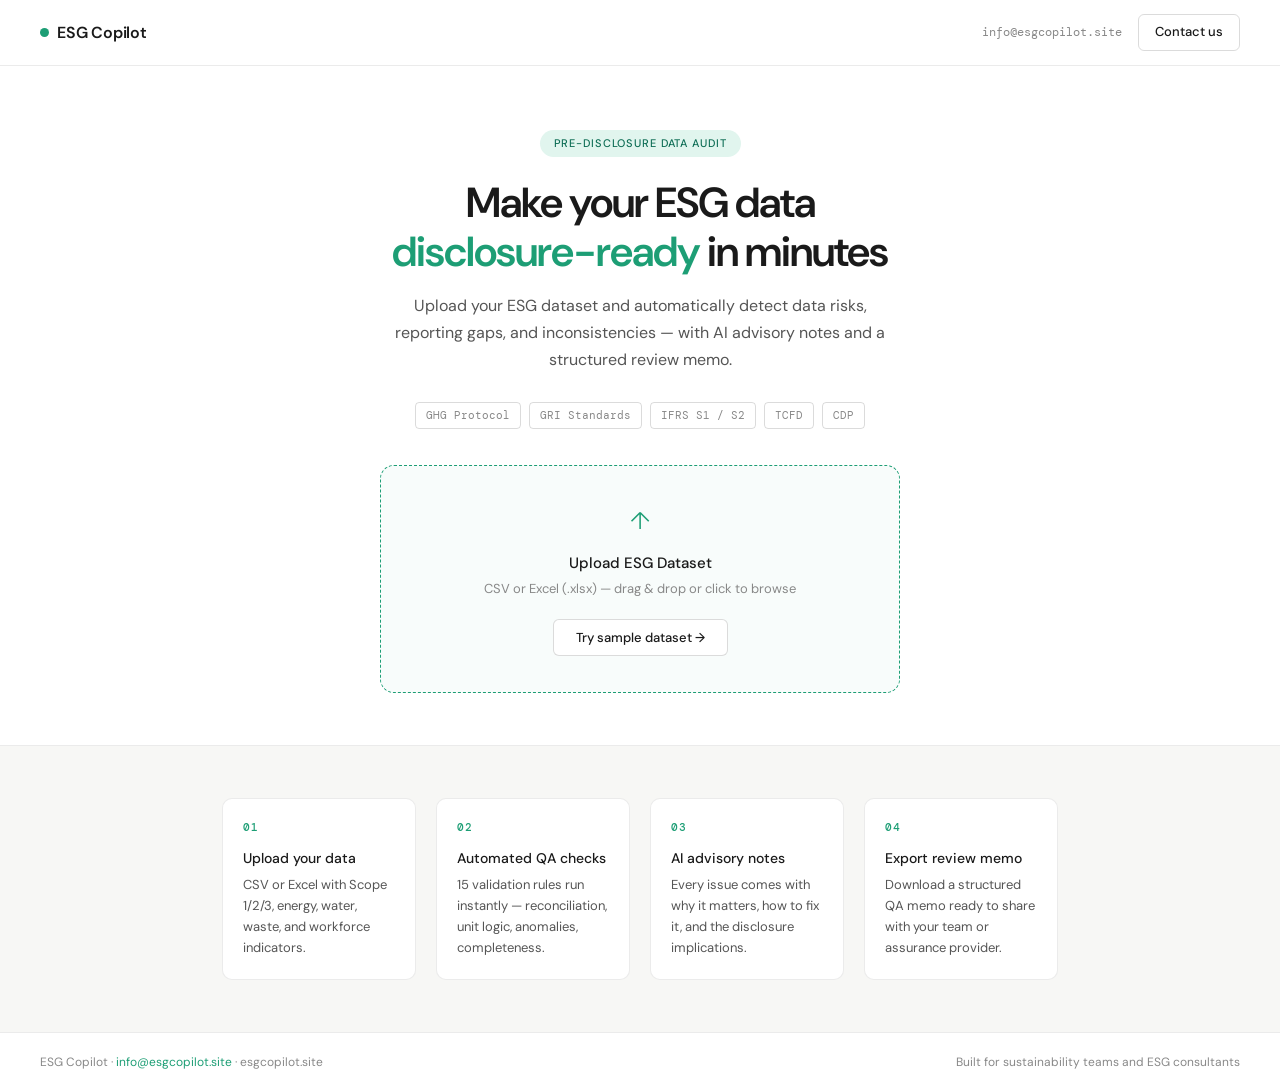
<file: index.html>
<!DOCTYPE html>
<html lang="en">
<head>
  <meta charset="UTF-8" />
  <meta name="viewport" content="width=device-width, initial-scale=1.0" />
  <title>ESG Copilot — Pre-Disclosure Data Audit</title>
  <meta name="description" content="Upload your ESG dataset and automatically detect data risks, reporting gaps, and inconsistencies." />
  <link rel="preconnect" href="https://fonts.googleapis.com" />
  <link href="https://fonts.googleapis.com/css2?family=DM+Sans:wght@300;400;500;600&family=DM+Mono:wght@400;500&display=swap" rel="stylesheet" />
<style>
*,*::before,*::after{box-sizing:border-box;margin:0;padding:0}
:root{
  --green:#1D9E75;--green-light:#E1F5EE;--green-dark:#0F6E56;
  --red:#E24B4A;--red-light:#FCEBEB;
  --amber:#BA7517;--amber-light:#FAEEDA;
  --blue:#185FA5;--blue-light:#E6F1FB;
  --bg:#F7F7F5;--surface:#FFFFFF;
  --border:rgba(0,0,0,0.08);--border-strong:rgba(0,0,0,0.14);
  --text:#1a1a1a;--text-2:#555;--text-3:#888;
  --radius:10px;--radius-sm:6px;
}
body{font-family:'DM Sans',system-ui,sans-serif;background:var(--bg);color:var(--text);font-size:15px;line-height:1.6;min-height:100vh}
a{color:var(--green);text-decoration:none}
a:hover{text-decoration:underline}
.hidden{display:none!important}

/* NAV */
.nav{display:flex;align-items:center;justify-content:space-between;padding:14px 40px;background:var(--surface);border-bottom:0.5px solid var(--border);position:sticky;top:0;z-index:200}
.logo{display:flex;align-items:center;gap:8px;font-weight:600;font-size:16px;letter-spacing:-0.2px}
.logo-dot{width:9px;height:9px;border-radius:50%;background:var(--green)}
.nav-right{display:flex;align-items:center;gap:16px}
.nav-email{font-family:'DM Mono',monospace;font-size:12px;color:var(--text-3)}
.nav-cta{font-size:13px;font-weight:500;padding:7px 16px;border:0.5px solid var(--border-strong);border-radius:var(--radius-sm);background:transparent;color:var(--text);transition:background 0.15s}
.nav-cta:hover{background:var(--bg);text-decoration:none}

/* HERO */
.hero{text-align:center;padding:64px 32px 52px;background:var(--surface);border-bottom:0.5px solid var(--border)}
.hero-badge{display:inline-block;font-size:11px;font-weight:500;letter-spacing:0.08em;text-transform:uppercase;color:var(--green-dark);background:var(--green-light);padding:5px 14px;border-radius:20px;margin-bottom:22px}
.hero h1{font-size:42px;font-weight:600;letter-spacing:-1px;line-height:1.15;margin-bottom:16px}
.hero h1 .accent{color:var(--green)}
.hero-sub{font-size:16px;color:var(--text-2);max-width:520px;margin:0 auto 28px;line-height:1.7}
.standards{display:flex;gap:8px;justify-content:center;flex-wrap:wrap;margin-bottom:36px}
.std-tag{font-size:11px;font-family:'DM Mono',monospace;color:var(--text-3);border:0.5px solid var(--border-strong);padding:4px 10px;border-radius:4px}

/* UPLOAD */
.upload-zone{border:1.5px dashed var(--green);border-radius:14px;padding:36px 32px;max-width:520px;margin:0 auto;cursor:pointer;transition:background 0.2s;background:rgba(29,158,117,0.03)}
.upload-zone:hover{background:rgba(29,158,117,0.07)}
.upload-icon{font-size:24px;font-weight:300;color:var(--green);display:block;margin-bottom:10px}
.upload-title{font-size:15px;font-weight:500;margin-bottom:4px}
.upload-sub{font-size:13px;color:var(--text-3);margin-bottom:20px}
.btn-sample{display:inline-block;font-size:13px;font-weight:500;padding:9px 22px;border-radius:var(--radius-sm);border:0.5px solid var(--border-strong);background:var(--surface);color:var(--text);cursor:pointer;font-family:'DM Sans',sans-serif;transition:background 0.15s,border-color 0.15s}
.btn-sample:hover{background:var(--green-light);border-color:var(--green);color:var(--green-dark)}

/* HOW */
.how-section{max-width:900px;margin:0 auto;padding:52px 32px}
.how-grid{display:grid;grid-template-columns:repeat(4,1fr);gap:20px}
.how-card{background:var(--surface);border:0.5px solid var(--border);border-radius:var(--radius);padding:20px}
.how-num{font-family:'DM Mono',monospace;font-size:11px;font-weight:500;color:var(--green);margin-bottom:10px;letter-spacing:0.06em}
.how-title{font-size:14px;font-weight:500;margin-bottom:6px}
.how-desc{font-size:13px;color:var(--text-2);line-height:1.6}

/* RESULTS */
.results-wrap{max-width:920px;margin:0 auto;padding:32px 24px 60px}

/* STATUS BAR */
.status-bar{display:flex;align-items:center;justify-content:space-between;background:var(--surface);border:0.5px solid var(--border);border-radius:var(--radius);padding:16px 20px;margin-bottom:16px}
.status-left{display:flex;align-items:center;gap:12px}
.status-dot{width:9px;height:9px;border-radius:50%;flex-shrink:0}
.dot-red{background:var(--red)}
.dot-amber{background:#EF9F27}
.dot-green{background:var(--green)}
.status-label{font-size:14px;font-weight:500}
.status-sub{font-size:12px;color:var(--text-3);margin-top:2px}
.status-actions{display:flex;gap:10px}
.btn-back{font-size:12px;padding:7px 14px;border-radius:var(--radius-sm);border:0.5px solid var(--border);background:transparent;color:var(--text-2);cursor:pointer;font-family:'DM Sans',sans-serif;transition:background 0.15s}
.btn-back:hover{background:var(--bg)}
.btn-export{font-size:12px;font-weight:500;padding:7px 16px;border-radius:var(--radius-sm);border:0.5px solid var(--green);background:var(--green);color:white;cursor:pointer;font-family:'DM Sans',sans-serif;transition:background 0.15s}
.btn-export:hover{background:var(--green-dark);border-color:var(--green-dark)}

/* METRICS */
.metrics{display:grid;grid-template-columns:repeat(4,1fr);gap:10px;margin-bottom:16px}
.metric-card{background:var(--surface);border:0.5px solid var(--border);border-radius:var(--radius);padding:16px 18px}
.metric-label{font-size:11px;color:var(--text-3);text-transform:uppercase;letter-spacing:0.07em;margin-bottom:8px;font-weight:500}
.metric-val{font-size:30px;font-weight:600;font-family:'DM Mono',monospace;line-height:1}
.val-blue{color:var(--blue)}.val-red{color:var(--red)}.val-amber{color:var(--amber)}.val-green{color:var(--green)}

/* EXEC SUMMARY */
.exec-summary{background:var(--surface);border:0.5px solid var(--border);border-left:3px solid var(--red);border-radius:var(--radius);padding:18px 20px;margin-bottom:20px}
.exec-title{font-size:11px;font-weight:500;text-transform:uppercase;letter-spacing:0.07em;color:#A32D2D;margin-bottom:8px}
.exec-text{font-size:13px;color:var(--text-2);line-height:1.7}

/* TABS */
.tabs{display:flex;border-bottom:0.5px solid var(--border);margin-bottom:16px;overflow-x:auto}
.tab{font-size:13px;padding:10px 18px;cursor:pointer;color:var(--text-2);border:none;border-bottom:2px solid transparent;background:none;font-weight:500;font-family:'DM Sans',sans-serif;transition:all 0.15s;white-space:nowrap;display:flex;align-items:center;gap:6px}
.tab.active{color:var(--green);border-bottom-color:var(--green)}
.tab:hover:not(.active){color:var(--text)}
.tab-count{font-size:10px;font-family:'DM Mono',monospace;font-weight:500;background:var(--bg);color:var(--text-2);padding:1px 6px;border-radius:10px}
.tab-count-red{background:var(--red-light);color:#A32D2D}
.tab-count-amber{background:var(--amber-light);color:var(--amber)}
.tab-count-green{background:var(--green-light);color:var(--green-dark)}

/* ISSUE CARDS */
.tab-panel{padding-bottom:8px}
.issue-card{background:var(--surface);border:0.5px solid var(--border);border-radius:var(--radius);padding:16px 18px;margin-bottom:10px;transition:border-color 0.15s}
.issue-card:hover{border-color:var(--border-strong)}
.issue-header{display:flex;align-items:flex-start;gap:10px}
.issue-header.has-advisory{margin-bottom:14px}
.sev-badge{font-size:10px;font-weight:500;padding:3px 8px;border-radius:4px;text-transform:uppercase;letter-spacing:0.06em;white-space:nowrap;flex-shrink:0;font-family:'DM Mono',monospace;margin-top:1px}
.sev-high{background:var(--red-light);color:#791F1F}
.sev-medium{background:var(--amber-light);color:#633806}
.sev-low{background:var(--green-light);color:var(--green-dark)}
.issue-body{flex:1}
.issue-title{font-size:13px;font-weight:500;line-height:1.45;color:var(--text)}
.issue-location{font-size:11px;color:var(--text-3);font-family:'DM Mono',monospace;margin-top:3px}
.risk-tags{display:flex;gap:5px;margin-left:auto;flex-shrink:0}
.risk-tag{font-size:10px;padding:2px 7px;border-radius:3px;font-family:'DM Mono',monospace;white-space:nowrap}
.risk-audit{background:var(--red-light);color:#791F1F}
.risk-comparability{background:var(--blue-light);color:#0C447C}
.risk-completeness{background:var(--amber-light);color:#633806}

/* ADVISORY */
.advisory-grid{display:grid;grid-template-columns:1fr 1fr 1fr;gap:8px}
.adv-block{background:var(--bg);border-radius:var(--radius-sm);padding:11px 13px}
.adv-label{font-size:10px;text-transform:uppercase;letter-spacing:0.07em;color:var(--text-3);margin-bottom:5px;font-weight:500}
.adv-text{font-size:12px;color:var(--text-2);line-height:1.6}
.advisory-intro{font-size:13px;color:var(--text-2);margin-bottom:16px;padding:14px 16px;background:var(--surface);border:0.5px solid var(--border);border-radius:var(--radius);line-height:1.6}

/* MEMO */
.memo-box{background:var(--surface);border:0.5px solid var(--border);border-radius:var(--radius);padding:32px;font-family:'DM Mono',monospace;font-size:12px;line-height:1.9;color:var(--text-2)}
.memo-box h2{font-family:'DM Sans',sans-serif;font-size:16px;font-weight:600;color:var(--text);margin-bottom:4px}
.memo-box h3{font-family:'DM Sans',sans-serif;font-size:13px;font-weight:500;color:var(--text);margin:20px 0 8px}
.memo-box hr{border:none;border-top:0.5px solid var(--border);margin:18px 0}
.memo-box strong{color:var(--text);font-weight:500}
.memo-meta{font-size:11px;line-height:2}
.memo-footer{font-size:11px;color:var(--text-3);margin-top:24px;padding-top:16px;border-top:0.5px solid var(--border)}
.memo-status-bad{color:var(--red);font-weight:500}
.memo-status-ok{color:var(--green);font-weight:500}

/* FOOTER */
.footer{display:flex;justify-content:space-between;align-items:center;padding:20px 40px;border-top:0.5px solid var(--border);font-size:12px;color:var(--text-3);background:var(--surface)}

/* RESPONSIVE */
@media(max-width:768px){
  .nav{padding:12px 20px}.nav-email{display:none}
  .hero{padding:44px 20px 40px}.hero h1{font-size:28px}
  .how-grid{grid-template-columns:1fr 1fr}
  .metrics{grid-template-columns:repeat(2,1fr)}
  .advisory-grid{grid-template-columns:1fr}
  .results-wrap{padding:20px 16px 40px}
  .status-bar{flex-direction:column;align-items:flex-start;gap:12px}
  .footer{flex-direction:column;gap:6px;padding:16px 20px;text-align:center}
}
</style>
</head>
<body>

<nav class="nav">
  <div class="logo"><span class="logo-dot"></span>ESG Copilot</div>
  <div class="nav-right">
    <span class="nav-email">info@esgcopilot.site</span>
    <a class="nav-cta" href="mailto:info@esgcopilot.site">Contact us</a>
  </div>
</nav>

<section id="landing">
  <div class="hero">
    <div class="hero-badge">Pre-Disclosure Data Audit</div>
    <h1>Make your ESG data<br><span class="accent">disclosure-ready</span> in minutes</h1>
    <p class="hero-sub">Upload your ESG dataset and automatically detect data risks, reporting gaps, and inconsistencies — with AI advisory notes and a structured review memo.</p>
    <div class="standards">
      <span class="std-tag">GHG Protocol</span>
      <span class="std-tag">GRI Standards</span>
      <span class="std-tag">IFRS S1 / S2</span>
      <span class="std-tag">TCFD</span>
      <span class="std-tag">CDP</span>
    </div>
    <div class="upload-zone" id="uploadZone">
      <input type="file" id="fileInput" accept=".csv,.xlsx,.xls" hidden />
      <span class="upload-icon">↑</span>
      <p class="upload-title">Upload ESG Dataset</p>
      <p class="upload-sub">CSV or Excel (.xlsx) — drag & drop or click to browse</p>
      <button class="btn-sample" id="sampleBtn">Try sample dataset →</button>
    </div>
  </div>
  <div class="how-section">
    <div class="how-grid">
      <div class="how-card"><div class="how-num">01</div><div class="how-title">Upload your data</div><div class="how-desc">CSV or Excel with Scope 1/2/3, energy, water, waste, and workforce indicators.</div></div>
      <div class="how-card"><div class="how-num">02</div><div class="how-title">Automated QA checks</div><div class="how-desc">15 validation rules run instantly — reconciliation, unit logic, anomalies, completeness.</div></div>
      <div class="how-card"><div class="how-num">03</div><div class="how-title">AI advisory notes</div><div class="how-desc">Every issue comes with why it matters, how to fix it, and the disclosure implications.</div></div>
      <div class="how-card"><div class="how-num">04</div><div class="how-title">Export review memo</div><div class="how-desc">Download a structured QA memo ready to share with your team or assurance provider.</div></div>
    </div>
  </div>
</section>

<section id="results" class="hidden">
  <div class="results-wrap">
    <div class="status-bar">
      <div class="status-left">
        <span class="status-dot dot-red" id="statusDot"></span>
        <div>
          <div class="status-label" id="statusLabel">Not ready for disclosure</div>
          <div class="status-sub" id="statusSub"></div>
        </div>
      </div>
      <div class="status-actions">
        <button class="btn-back" id="backBtn">← New dataset</button>
        <button class="btn-export" id="exportBtn">Export review memo</button>
      </div>
    </div>
    <div class="metrics">
      <div class="metric-card"><div class="metric-label">Total issues</div><div class="metric-val val-blue" id="metTotal">0</div></div>
      <div class="metric-card"><div class="metric-label">High severity</div><div class="metric-val val-red" id="metHigh">0</div></div>
      <div class="metric-card"><div class="metric-label">Medium severity</div><div class="metric-val val-amber" id="metMedium">0</div></div>
      <div class="metric-card"><div class="metric-label">Low severity</div><div class="metric-val val-green" id="metLow">0</div></div>
    </div>
    <div class="exec-summary" id="execSummaryBox">
      <div class="exec-title">Executive summary</div>
      <div class="exec-text" id="execText"></div>
    </div>
    <div class="tabs">
      <button class="tab active" data-tab="all">All issues <span class="tab-count" id="tcAll">0</span></button>
      <button class="tab" data-tab="high">High <span class="tab-count tab-count-red" id="tcHigh">0</span></button>
      <button class="tab" data-tab="medium">Medium <span class="tab-count tab-count-amber" id="tcMedium">0</span></button>
      <button class="tab" data-tab="low">Low <span class="tab-count tab-count-green" id="tcLow">0</span></button>
      <button class="tab" data-tab="advisory">AI advisory</button>
      <button class="tab" data-tab="memo">Review memo</button>
    </div>
    <div id="tab-all" class="tab-panel"></div>
    <div id="tab-high" class="tab-panel hidden"></div>
    <div id="tab-medium" class="tab-panel hidden"></div>
    <div id="tab-low" class="tab-panel hidden"></div>
    <div id="tab-advisory" class="tab-panel hidden">
      <div class="advisory-intro">AI advisory notes for all high and medium severity issues — each note explains the business impact, corrective action, and disclosure framework implications.</div>
      <div id="advisoryContent"></div>
    </div>
    <div id="tab-memo" class="tab-panel hidden">
      <div class="memo-box" id="memoContent"></div>
    </div>
  </div>
</section>

<footer class="footer">
  <span>ESG Copilot · <a href="mailto:info@esgcopilot.site">info@esgcopilot.site</a> · esgcopilot.site</span>
  <span>Built for sustainability teams and ESG consultants</span>
</footer>

<script>
// ── SAMPLE DATA ──
const SAMPLE_DATA=[
  {Company:"GreenCo Ltd",Industry:"Manufacturing",Country:"Canada",Year:2021,Revenue_USD:500000000,Employees:4200,Scope1_tCO2e:1200,Scope2_location_tCO2e:800,Scope2_market_tCO2e:760,Scope3_tCO2e:3200,Total_emissions_tCO2e:5200,Emissions_intensity:0.0000104,Energy_consumption_MWh:45000,Electricity_use_MWh:28000,Fuel_use_GJ:15000,Renewable_energy_pct:32,Water_withdrawal_m3:120000,Water_consumption_m3:100000,Water_recycled_pct:40,Waste_generated_tons:5000,Waste_recycled_pct:55,Hazardous_waste_tons:320,Total_employees:4200,Female_employees_pct:38,Injury_rate:1.2,Training_hours_per_employee:22,Net_zero_target_year:2050,Science_based_target:"Yes",Internal_carbon_price_USD:45},
  {Company:"GreenCo Ltd",Industry:"Manufacturing",Country:"Canada",Year:2022,Revenue_USD:540000000,Employees:4300,Scope1_tCO2e:1180,Scope2_location_tCO2e:780,Scope2_market_tCO2e:740,Scope3_tCO2e:3300,Total_emissions_tCO2e:5000,Emissions_intensity:0.0000092,Energy_consumption_MWh:46000,Electricity_use_MWh:29000,Fuel_use_GJ:15200,Renewable_energy_pct:34,Water_withdrawal_m3:118000,Water_consumption_m3:102000,Water_recycled_pct:42,Waste_generated_tons:5200,Waste_recycled_pct:57,Hazardous_waste_tons:330,Total_employees:4300,Female_employees_pct:39,Injury_rate:1.1,Training_hours_per_employee:23,Net_zero_target_year:2050,Science_based_target:"Yes",Internal_carbon_price_USD:45},
  {Company:"GreenCo Ltd",Industry:"Manufacturing",Country:"Canada",Year:2023,Revenue_USD:580000000,Employees:4450,Scope1_tCO2e:1150,Scope2_location_tCO2e:760,Scope2_market_tCO2e:720,Scope3_tCO2e:3100,Total_emissions_tCO2e:4920,Emissions_intensity:0.0000085,Energy_consumption_MWh:47000,Electricity_use_MWh:30000,Fuel_use_GJ:15800,Renewable_energy_pct:36,Water_withdrawal_m3:121000,Water_consumption_m3:130000,Water_recycled_pct:44,Waste_generated_tons:5100,Waste_recycled_pct:59,Hazardous_waste_tons:340,Total_employees:4450,Female_employees_pct:40,Injury_rate:-0.3,Training_hours_per_employee:24,Net_zero_target_year:2050,Science_based_target:"Yes",Internal_carbon_price_USD:45},
  {Company:"GreenCo Ltd",Industry:"Manufacturing",Country:"Canada",Year:2024,Revenue_USD:620000000,Employees:4600,Scope1_tCO2e:1100,Scope2_location_tCO2e:720,Scope2_market_tCO2e:null,Scope3_tCO2e:0,Total_emissions_tCO2e:5100,Emissions_intensity:0.0000082,Energy_consumption_MWh:48000,Electricity_use_MWh:31000,Fuel_use_GJ:16000,Renewable_energy_pct:120,Water_withdrawal_m3:125000,Water_consumption_m3:118000,Water_recycled_pct:48,Waste_generated_tons:5200,Waste_recycled_pct:105,Hazardous_waste_tons:350,Total_employees:4600,Female_employees_pct:41,Injury_rate:0.9,Training_hours_per_employee:26,Net_zero_target_year:2050,Science_based_target:"Yes",Internal_carbon_price_USD:45},
  {Company:"GreenCo Ltd",Industry:"Manufacturing",Country:"Canada",Year:2024,Revenue_USD:620000000,Employees:4600,Scope1_tCO2e:1100,Scope2_location_tCO2e:720,Scope2_market_tCO2e:null,Scope3_tCO2e:0,Total_emissions_tCO2e:5100,Emissions_intensity:0.0000082,Energy_consumption_MWh:48000,Electricity_use_MWh:31000,Fuel_use_GJ:16000,Renewable_energy_pct:120,Water_withdrawal_m3:125000,Water_consumption_m3:118000,Water_recycled_pct:48,Waste_generated_tons:5200,Waste_recycled_pct:105,Hazardous_waste_tons:350,Total_employees:4600,Female_employees_pct:41,Injury_rate:0.9,Training_hours_per_employee:26,Net_zero_target_year:2050,Science_based_target:"Yes",Internal_carbon_price_USD:45}
];

// ── QA RULES ──
const QA_RULES=[
  {id:"A02",category:"Data integrity",severity:"high",name:"Duplicate rows detected",
   check:(rows)=>{const seen={},issues=[];rows.forEach((r,i)=>{const k=`${r.Company}-${r.Year}`;if(seen[k]!==undefined)issues.push({row:i+1,year:r.Year,field:"Year",detail:`Duplicate entry for ${r.Year} (also row ${seen[k]+1})`});else seen[k]=i;});return issues;}},
  {id:"B01",category:"GHG emissions",severity:"high",name:"Scope emissions reconciliation gap",riskType:"audit",
   whyMatters:"The sum of individual Scopes does not equal the reported total, creating inconsistencies that assurance providers will flag immediately.",
   suggestedFix:"Reconcile each Scope against source data. Check for double-counting across Scope 2 location vs. market-based figures.",
   disclosureNote:"Under GHG Protocol, total emissions must equal the sum of all reported Scopes. Unresolved gaps will be flagged in external assurance reviews.",
   check:(rows)=>{const issues=[];rows.forEach((r,i)=>{if(r.Scope1_tCO2e!=null&&r.Scope2_location_tCO2e!=null&&r.Scope3_tCO2e!=null&&r.Total_emissions_tCO2e!=null){const sum=r.Scope1_tCO2e+r.Scope2_location_tCO2e+r.Scope3_tCO2e,diff=Math.abs(sum-r.Total_emissions_tCO2e);if(diff>10)issues.push({row:i+1,year:r.Year,field:"Total_emissions_tCO2e",detail:`Scope1+2+3=${sum.toLocaleString()} ≠ Total ${r.Total_emissions_tCO2e.toLocaleString()} (delta: ${diff.toFixed(0)} tCO₂e)`});}});return issues;}},
  {id:"B02",category:"GHG emissions",severity:"high",name:"Scope 3 emissions drop to zero",riskType:"comparability",
   whyMatters:"A sudden Scope 3 drop to zero almost never reflects a genuine reduction — it typically indicates missing data or a reporting boundary change. Scope 3 typically represents 60–90% of a manufacturer's total footprint.",
   suggestedFix:"Verify Scope 3 category-level data for the affected year. Confirm whether categories were calculated or omitted.",
   disclosureNote:"IFRS S2 and GRI 305 require disclosure of reporting boundaries. If Scope 3 is unavailable, a methodological note is required to maintain comparability.",
   check:(rows)=>{const issues=[];rows.forEach((r,i)=>{if(r.Scope3_tCO2e===0||r.Scope3_tCO2e===null){const prev=rows.find(p=>p.Year===r.Year-1);if(prev&&prev.Scope3_tCO2e>0)issues.push({row:i+1,year:r.Year,field:"Scope3_tCO2e",detail:`Scope 3 = 0 in ${r.Year} (was ${prev.Scope3_tCO2e.toLocaleString()} in ${prev.Year})`});}});return issues;}},
  {id:"B04",category:"GHG emissions",severity:"high",name:"Scope 2 market-based value missing",riskType:"completeness",
   whyMatters:"GHG Protocol Scope 2 Guidance requires both location-based and market-based figures. Omitting one method makes CDP submissions and IFRS S2 disclosures incomplete.",
   suggestedFix:"Calculate market-based Scope 2 using applicable emission factors. If no contractual instruments are in use, document this explicitly.",
   disclosureNote:"CDP Climate questionnaire requires both Scope 2 figures. Missing market-based values will result in an incomplete submission score.",
   check:(rows)=>{const issues=[];rows.forEach((r,i)=>{if(r.Scope2_location_tCO2e!=null&&(r.Scope2_market_tCO2e===null||r.Scope2_market_tCO2e===undefined))issues.push({row:i+1,year:r.Year,field:"Scope2_market_tCO2e",detail:`Location-based Scope 2 present but market-based value is missing`});});return issues;}},
  {id:"C01",category:"Emissions intensity",severity:"high",name:"Emissions intensity mismatch",riskType:"comparability",
   whyMatters:"Emissions intensity is a key benchmarking KPI used by institutional investors. A manually entered value that differs from the calculated value creates discrepancies.",
   suggestedFix:"Recalculate intensity as Total_emissions / Revenue. Ensure intensity is always derived automatically from source values.",
   disclosureNote:"Intensity metrics reported externally must be consistent with absolute emissions figures. A significant variance will be identified during assurance.",
   check:(rows)=>{const issues=[];rows.forEach((r,i)=>{if(r.Total_emissions_tCO2e&&r.Revenue_USD&&r.Emissions_intensity){const calc=r.Total_emissions_tCO2e/r.Revenue_USD,variance=Math.abs(calc-r.Emissions_intensity)/r.Emissions_intensity;if(variance>0.05)issues.push({row:i+1,year:r.Year,field:"Emissions_intensity",detail:`Reported ${r.Emissions_intensity.toExponential(3)} ≠ calculated ${calc.toExponential(3)} (${(variance*100).toFixed(1)}% variance)`});}});return issues;}},
  {id:"D01",category:"Year-over-year",severity:"medium",name:"Unusual year-over-year emissions change",riskType:"comparability",
   whyMatters:"An abrupt multi-year change may signal an incomplete dataset, a methodology change, or a reporting boundary revision that has not been disclosed.",
   suggestedFix:"Verify whether the change reflects a genuine operational shift or a data quality issue. Document the underlying cause in the sustainability report.",
   disclosureNote:"Sustainability reports should include narrative explanation for significant year-on-year changes. Unexplained reductions attract scrutiny from investors.",
   check:(rows)=>{const issues=[],sorted=[...rows].sort((a,b)=>a.Year-b.Year);for(let i=1;i<sorted.length;i++){const p=sorted[i-1],c=sorted[i];if(p.Total_emissions_tCO2e&&c.Total_emissions_tCO2e){const chg=Math.abs((c.Total_emissions_tCO2e-p.Total_emissions_tCO2e)/p.Total_emissions_tCO2e);if(chg>0.40){const dir=c.Total_emissions_tCO2e>p.Total_emissions_tCO2e?"increase":"decline";issues.push({row:i+1,year:c.Year,field:"Total_emissions_tCO2e",detail:`${(chg*100).toFixed(0)}% YoY ${dir} (${p.Year}: ${p.Total_emissions_tCO2e.toLocaleString()} → ${c.Year}: ${c.Total_emissions_tCO2e.toLocaleString()} tCO₂e)`});}}}return issues;}},
  {id:"F01",category:"Water",severity:"high",name:"Water consumption exceeds withdrawal",riskType:"audit",
   whyMatters:"Consumption cannot physically exceed withdrawal — this indicates a data entry error, unit mismatch, or formula error in the source spreadsheet.",
   suggestedFix:"Review source data for water figures. Check whether units are consistent (both in m³). Verify that withdrawal captures all intake sources.",
   disclosureNote:"Water data with physically impossible values will be rejected by CDP Water questionnaire validation.",
   check:(rows)=>{const issues=[];rows.forEach((r,i)=>{if(r.Water_consumption_m3!=null&&r.Water_withdrawal_m3!=null&&r.Water_consumption_m3>r.Water_withdrawal_m3)issues.push({row:i+1,year:r.Year,field:"Water_consumption_m3",detail:`Consumption ${r.Water_consumption_m3.toLocaleString()} m³ > Withdrawal ${r.Water_withdrawal_m3.toLocaleString()} m³ (physically impossible)`});});return issues;}},
  {id:"G01",category:"Waste",severity:"high",name:"Waste recycling rate exceeds 100%",riskType:"audit",
   whyMatters:"A recycling rate above 100% is logically impossible and indicates a denominator error — typically using a waste sub-category rather than total waste generated.",
   suggestedFix:"Review the recycling rate formula. Ensure the denominator is total waste generated. Check for unit inconsistencies (tonnes vs. kg).",
   disclosureNote:"GRI 306-4 requires accurate waste diversion rates. Values above 100% will be flagged by GRI-trained reviewers and assurance providers.",
   check:(rows)=>{const issues=[];rows.forEach((r,i)=>{if(r.Waste_recycled_pct!=null&&r.Waste_recycled_pct>100)issues.push({row:i+1,year:r.Year,field:"Waste_recycled_pct",detail:`Waste recycled = ${r.Waste_recycled_pct}% — exceeds 100% (formula error)`});});return issues;}},
  {id:"H01",category:"Percentages",severity:"high",name:"Renewable energy percentage exceeds 100%",riskType:"audit",
   whyMatters:"A renewable energy percentage above 100% indicates a formula error — likely calculating against a subset of total electricity consumption.",
   suggestedFix:"Correct the denominator to total electricity consumption. If figure includes externally sold energy, disclose separately.",
   disclosureNote:"GRI 302-1 and CDP Climate require accurate renewable energy percentages. Values above 100% fail automated validation checks.",
   check:(rows)=>{const issues=[];rows.forEach((r,i)=>{if(r.Renewable_energy_pct!=null&&r.Renewable_energy_pct>100)issues.push({row:i+1,year:r.Year,field:"Renewable_energy_pct",detail:`Renewable energy = ${r.Renewable_energy_pct}% — exceeds 100% (denominator error)`});});return issues;}},
  {id:"I01",category:"Workforce",severity:"medium",name:"Negative injury rate",riskType:"audit",
   whyMatters:"A negative injury rate is logically impossible and indicates a data entry or formula error. Safety data is prominently reviewed by ESG rating agencies.",
   suggestedFix:"Review source data for safety performance indicators and correct the injury rate formula. Rate should be per 200,000 hours worked (OSHA standard).",
   disclosureNote:"GRI 403-9 and SASB require accurate safety metrics. Negative values will immediately flag data quality concerns during investor due diligence.",
   check:(rows)=>{const issues=[];rows.forEach((r,i)=>{if(r.Injury_rate!=null&&r.Injury_rate<0)issues.push({row:i+1,year:r.Year,field:"Injury_rate",detail:`Injury rate = ${r.Injury_rate} — negative value is impossible`});});return issues;}}
];

// ── STATE ──
let currentIssues=[],currentMeta={};
const RISK_LABELS={audit:"Audit risk",comparability:"Comparability",completeness:"Completeness"};
const RISK_CLASSES={audit:"risk-audit",comparability:"risk-comparability",completeness:"risk-completeness"};

// ── QA ENGINE ──
function runQA(rows){
  const all=[];
  QA_RULES.forEach(rule=>{
    try{rule.check(rows).forEach(i=>all.push({...rule,...i}));}
    catch(e){console.warn(rule.id,e);}
  });
  return all.sort((a,b)=>({high:0,medium:1,low:2}[a.severity]-{high:0,medium:1,low:2}[b.severity]));
}

// ── CARD HTML ──
function buildCard(issue,showAdv){
  const lbl=issue.severity[0].toUpperCase()+issue.severity.slice(1);
  const risk=issue.riskType?`<span class="risk-tag ${RISK_CLASSES[issue.riskType]}">${RISK_LABELS[issue.riskType]}</span>`:"";
  const hasAdv=showAdv&&(issue.whyMatters||issue.suggestedFix||issue.disclosureNote);
  const adv=hasAdv?`<div class="advisory-grid">
    ${issue.whyMatters?`<div class="adv-block"><div class="adv-label">Why it matters</div><div class="adv-text">${issue.whyMatters}</div></div>`:""}
    ${issue.suggestedFix?`<div class="adv-block"><div class="adv-label">Suggested fix</div><div class="adv-text">${issue.suggestedFix}</div></div>`:""}
    ${issue.disclosureNote?`<div class="adv-block"><div class="adv-label">Disclosure implication</div><div class="adv-text">${issue.disclosureNote}</div></div>`:""}
  </div>`:"";
  return `<div class="issue-card">
    <div class="issue-header${hasAdv?" has-advisory":""}">
      <span class="sev-badge sev-${issue.severity}">${lbl}</span>
      <div class="issue-body">
        <div class="issue-title">${issue.name}</div>
        <div class="issue-location">${issue.year?issue.year+" · ":""}${issue.field||""} · ${issue.detail}</div>
      </div>
      <div class="risk-tags">${risk}</div>
    </div>${adv}
  </div>`;
}

// ── RENDER ──
function render(issues,meta){
  currentIssues=issues; currentMeta=meta;
  const h=issues.filter(i=>i.severity==="high"),m=issues.filter(i=>i.severity==="medium"),l=issues.filter(i=>i.severity==="low");
  document.getElementById("metTotal").textContent=issues.length;
  document.getElementById("metHigh").textContent=h.length;
  document.getElementById("metMedium").textContent=m.length;
  document.getElementById("metLow").textContent=l.length;
  document.getElementById("tcAll").textContent=issues.length;
  document.getElementById("tcHigh").textContent=h.length;
  document.getElementById("tcMedium").textContent=m.length;
  document.getElementById("tcLow").textContent=l.length;
  const dot=document.getElementById("statusDot"),lbl=document.getElementById("statusLabel"),box=document.getElementById("execSummaryBox");
  dot.className="status-dot";
  if(h.length>0){dot.classList.add("dot-red");lbl.textContent="Not ready for disclosure";box.style.borderLeftColor="#E24B4A";}
  else if(m.length>0){dot.classList.add("dot-amber");lbl.textContent="Conditionally ready — review required";box.style.borderLeftColor="#EF9F27";}
  else{dot.classList.add("dot-green");lbl.textContent="Ready for disclosure";box.style.borderLeftColor="#1D9E75";}
  document.getElementById("statusSub").textContent=`${meta.company} · ${meta.file} · ${meta.indicators} indicators · ${meta.years} years`;
  document.getElementById("execText").textContent=buildExec(issues,meta);
  const empty="<p style='color:#888;font-size:13px;padding:16px'>No issues in this category.</p>";
  document.getElementById("tab-all").innerHTML=issues.map(i=>buildCard(i,false)).join("")||empty;
  document.getElementById("tab-high").innerHTML=h.map(i=>buildCard(i,true)).join("")||empty;
  document.getElementById("tab-medium").innerHTML=m.map(i=>buildCard(i,true)).join("")||empty;
  document.getElementById("tab-low").innerHTML=l.map(i=>buildCard(i,false)).join("")||empty;
  const adv=issues.filter(i=>i.whyMatters&&(i.severity==="high"||i.severity==="medium"));
  document.getElementById("advisoryContent").innerHTML=adv.map(i=>buildCard(i,true)).join("")||empty;
  document.getElementById("memoContent").innerHTML=buildMemo(issues,meta);
  document.getElementById("landing").classList.add("hidden");
  document.getElementById("results").classList.remove("hidden");
  showTab("all");
  window.scrollTo({top:0,behavior:"smooth"});
}

function buildExec(issues,meta){
  if(!issues.length)return`No data quality issues detected in ${meta.company}'s ${meta.file}. The dataset appears consistent. A final human review is recommended before submission.`;
  const h=issues.filter(i=>i.severity==="high").length,m=issues.filter(i=>i.severity==="medium").length,l=issues.filter(i=>i.severity==="low").length;
  const names=[...new Set(issues.filter(i=>i.severity==="high").slice(0,3).map(i=>i.name.toLowerCase()))];
  const risk=names.length?`Critical concerns include: ${names.join(", ")}.`:"";
  return`${issues.length} data issue${issues.length>1?"s":""} detected across ${meta.company}'s ${meta.file} (${h} high, ${m} medium, ${l} low severity). ${risk} The dataset requires correction before external ESG disclosure under GRI, IFRS S2, or GHG Protocol standards.`;
}

function buildMemo(issues,meta){
  const today=new Date().toLocaleDateString("en-CA",{year:"numeric",month:"long",day:"numeric"});
  const h=issues.filter(i=>i.severity==="high"),m=issues.filter(i=>i.severity==="medium"),l=issues.filter(i=>i.severity==="low");
  const status=h.length>0?'<span class="memo-status-bad">NOT READY FOR DISCLOSURE</span>':m.length>0?'<span style="color:#BA7517;font-weight:500">CONDITIONALLY READY</span>':'<span class="memo-status-ok">READY FOR DISCLOSURE</span>';
  const list=arr=>arr.map((i,n)=>`${n+1}. ${i.name} — ${i.year||""} (${i.detail})`).join("\n");
  const steps=[...new Set(issues.filter(i=>i.suggestedFix).map(i=>i.suggestedFix))].slice(0,8).map((s,n)=>`${n+1}. ${s}`).join("\n");
  return`<h2>ESG Data QA Review Memo</h2><hr>
<p class="memo-meta"><strong>Dataset:</strong> ${meta.company} — ${meta.file}<br><strong>Period:</strong> ${meta.period||"Multiple years"}<br><strong>Review date:</strong> ${today}<br><strong>Prepared by:</strong> ESG Copilot · esgcopilot.site<br><strong>Contact:</strong> info@esgcopilot.site</p><hr>
<h3>Disclosure readiness</h3><p>${status}</p><p style="margin-top:8px;font-size:12px">${buildExec(issues,meta)}</p>
${h.length?`<hr><h3>High severity issues (${h.length})</h3><pre style="white-space:pre-wrap;font-size:11px">${list(h)}</pre>`:""}
${m.length?`<hr><h3>Medium severity issues (${m.length})</h3><pre style="white-space:pre-wrap;font-size:11px">${list(m)}</pre>`:""}
${l.length?`<hr><h3>Low severity issues (${l.length})</h3><pre style="white-space:pre-wrap;font-size:11px">${list(l)}</pre>`:""}
${steps?`<hr><h3>Recommended next steps</h3><pre style="white-space:pre-wrap;font-size:11px">${steps}</pre>`:""}
<div class="memo-footer">Generated by ESG Copilot · info@esgcopilot.site · esgcopilot.site</div>`;
}

// ── TABS ──
function showTab(name){
  document.querySelectorAll(".tab-panel").forEach(p=>p.classList.add("hidden"));
  document.querySelectorAll(".tab").forEach(t=>t.classList.remove("active"));
  const p=document.getElementById("tab-"+name);if(p)p.classList.remove("hidden");
  const b=document.querySelector(`.tab[data-tab="${name}"]`);if(b)b.classList.add("active");
}

// ── EXPORT ──
function exportMemo(){
  showTab("memo");
  const text=document.getElementById("memoContent").innerText||"";
  const a=document.createElement("a");
  a.href=URL.createObjectURL(new Blob([text],{type:"text/plain"}));
  a.download=`ESG-QA-Memo-${(currentMeta.company||"report").replace(/\s+/g,"-")}.txt`;
  a.click();
}

// ── CSV PARSER ──
function parseCSV(text){
  const lines=text.trim().split("\n"),headers=lines[0].split(",").map(h=>h.trim().replace(/"/g,""));
  return lines.slice(1).filter(l=>l.trim()).map(line=>{
    const vals=line.split(",").map(v=>v.trim().replace(/"/g,""));
    const obj={};
    headers.forEach((h,i)=>{const v=vals[i];obj[h]=(v===""||v==null)?null:isNaN(v)?v:parseFloat(v);});
    return obj;
  });
}

// ── LOAD SAMPLE ──
function loadSample(){
  const years=[...new Set(SAMPLE_DATA.map(r=>r.Year))].sort();
  render(runQA(SAMPLE_DATA),{company:"GreenCo Ltd",file:"ESG Dataset 2021–2024",period:`${years[0]}–${years[years.length-1]}`,indicators:"30",years:years.length});
}

// ── FILE UPLOAD ──
function handleFile(file){
  if(!file)return;
  if(file.name.endsWith(".csv")){
    const reader=new FileReader();
    reader.onload=e=>{
      try{
        const rows=parseCSV(e.target.result);
        const years=[...new Set(rows.map(r=>r.Year))].sort();
        const company=rows[0]?.Company||file.name.replace(/\.[^.]+$/,"");
        render(runQA(rows),{company,file:file.name,period:years.length?`${years[0]}–${years[years.length-1]}`:"—",indicators:Object.keys(rows[0]||{}).length.toString(),years:years.length});
      }catch(err){alert("Could not parse CSV. Please ensure your file uses standard CSV formatting with column headers.");}
    };
    reader.readAsText(file);
  }else{alert("Currently supports CSV files. Save your Excel file as CSV and re-upload.");}
}

// ── INIT ──
document.addEventListener("DOMContentLoaded",()=>{
  document.getElementById("sampleBtn").addEventListener("click",e=>{e.stopPropagation();loadSample();});
  const zone=document.getElementById("uploadZone"),fi=document.getElementById("fileInput");
  zone.addEventListener("click",()=>fi.click());
  fi.addEventListener("change",e=>{if(e.target.files[0])handleFile(e.target.files[0]);});
  zone.addEventListener("dragover",e=>{e.preventDefault();zone.style.background="rgba(29,158,117,0.1)";});
  zone.addEventListener("dragleave",()=>{zone.style.background="";});
  zone.addEventListener("drop",e=>{e.preventDefault();zone.style.background="";if(e.dataTransfer.files[0])handleFile(e.dataTransfer.files[0]);});
  document.querySelectorAll(".tab").forEach(b=>b.addEventListener("click",()=>showTab(b.dataset.tab)));
  document.getElementById("exportBtn").addEventListener("click",exportMemo);
  document.getElementById("backBtn").addEventListener("click",()=>{
    document.getElementById("results").classList.add("hidden");
    document.getElementById("landing").classList.remove("hidden");
    window.scrollTo({top:0});
  });
});
</script>
</body>
</html>
</file>
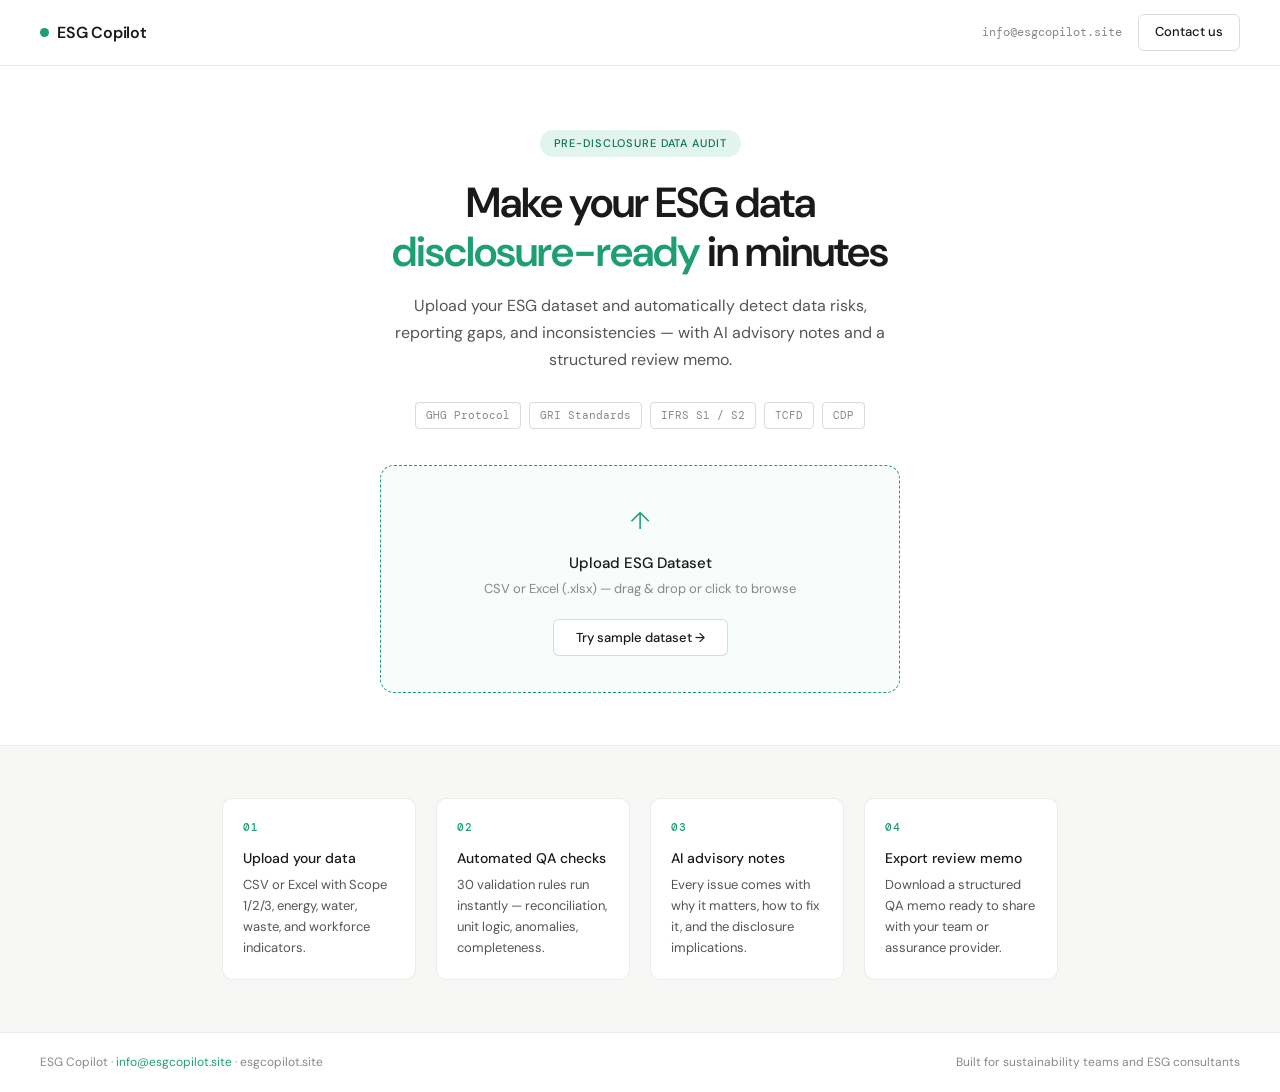
<file: esgcopilot/index.html>
<!DOCTYPE html>
<html lang="en">
<head>
  <meta charset="UTF-8" />
  <meta name="viewport" content="width=device-width, initial-scale=1.0" />
  <title>ESG Copilot — Pre-Disclosure Data Audit</title>
  <meta name="description" content="Upload your ESG dataset and automatically detect data risks, reporting gaps, and inconsistencies based on GHG Protocol, GRI, and IFRS S2." />
  <link rel="preconnect" href="https://fonts.googleapis.com" />
  <link href="https://fonts.googleapis.com/css2?family=DM+Sans:wght@300;400;500;600&family=DM+Mono:wght@400;500&display=swap" rel="stylesheet" />
  <link rel="stylesheet" href="src/styles.css" />
</head>
<body>

  <!-- NAV -->
  <nav class="nav">
    <div class="logo">
      <span class="logo-dot"></span>
      ESG Copilot
    </div>
    <div class="nav-right">
      <span class="nav-email">info@esgcopilot.site</span>
      <a class="nav-cta" href="mailto:info@esgcopilot.site">Contact us</a>
    </div>
  </nav>

  <!-- LANDING -->
  <section id="landing">
    <div class="hero">
      <div class="hero-badge">Pre-Disclosure Data Audit</div>
      <h1>Make your ESG data<br><span class="accent">disclosure-ready</span> in minutes</h1>
      <p class="hero-sub">Upload your ESG dataset and automatically detect data risks, reporting gaps, and inconsistencies — with AI advisory notes and a structured review memo.</p>
      <div class="standards">
        <span class="std-tag">GHG Protocol</span>
        <span class="std-tag">GRI Standards</span>
        <span class="std-tag">IFRS S1 / S2</span>
        <span class="std-tag">TCFD</span>
        <span class="std-tag">CDP</span>
      </div>
      <div class="upload-zone" id="uploadZone">
        <input type="file" id="fileInput" accept=".csv,.xlsx,.xls" hidden />
        <div class="upload-icon">↑</div>
        <p class="upload-title">Upload ESG Dataset</p>
        <p class="upload-sub">CSV or Excel (.xlsx) — drag & drop or click to browse</p>
        <button class="btn-sample" id="sampleBtn">Try sample dataset →</button>
      </div>
    </div>

    <!-- HOW IT WORKS -->
    <div class="how-section">
      <div class="how-grid">
        <div class="how-card">
          <div class="how-num">01</div>
          <div class="how-title">Upload your data</div>
          <div class="how-desc">CSV or Excel with Scope 1/2/3, energy, water, waste, and workforce indicators.</div>
        </div>
        <div class="how-card">
          <div class="how-num">02</div>
          <div class="how-title">Automated QA checks</div>
          <div class="how-desc">30 validation rules run instantly — reconciliation, unit logic, anomalies, completeness.</div>
        </div>
        <div class="how-card">
          <div class="how-num">03</div>
          <div class="how-title">AI advisory notes</div>
          <div class="how-desc">Every issue comes with why it matters, how to fix it, and the disclosure implications.</div>
        </div>
        <div class="how-card">
          <div class="how-num">04</div>
          <div class="how-title">Export review memo</div>
          <div class="how-desc">Download a structured QA memo ready to share with your team or assurance provider.</div>
        </div>
      </div>
    </div>
  </section>

  <!-- RESULTS -->
  <section id="results" class="hidden">
    <div class="results-wrap">

      <!-- STATUS BAR -->
      <div class="status-bar" id="statusBar">
        <div class="status-left">
          <span class="status-dot dot-red" id="statusDot"></span>
          <div>
            <div class="status-label" id="statusLabel">Not ready for disclosure</div>
            <div class="status-sub" id="statusSub">GreenCo Ltd · ESG Dataset 2021–2024 · 30 indicators · 4 years</div>
          </div>
        </div>
        <div class="status-actions">
          <button class="btn-back" id="backBtn">← New dataset</button>
          <button class="btn-export" id="exportBtn">Export review memo</button>
        </div>
      </div>

      <!-- METRICS -->
      <div class="metrics" id="metricsGrid">
        <div class="metric-card">
          <div class="metric-label">Total issues</div>
          <div class="metric-val val-blue" id="metTotal">10</div>
        </div>
        <div class="metric-card">
          <div class="metric-label">High severity</div>
          <div class="metric-val val-red" id="metHigh">7</div>
        </div>
        <div class="metric-card">
          <div class="metric-label">Medium severity</div>
          <div class="metric-val val-amber" id="metMedium">2</div>
        </div>
        <div class="metric-card">
          <div class="metric-label">Low severity</div>
          <div class="metric-val val-green" id="metLow">1</div>
        </div>
      </div>

      <!-- EXEC SUMMARY -->
      <div class="exec-summary">
        <div class="exec-title">Executive summary</div>
        <div class="exec-text" id="execText">
          10 data issues detected across GreenCo Ltd's 2021–2024 ESG dataset. Critical concerns include a Scope emissions reconciliation gap in 2023, physically impossible water figures, Scope 3 dropping to zero in 2024, and two percentage values exceeding 100%. The dataset requires correction before it is suitable for external ESG disclosure under GRI, IFRS S2, or GHG Protocol standards.
        </div>
      </div>

      <!-- TABS -->
      <div class="tabs">
        <button class="tab active" data-tab="all">All issues <span class="tab-count" id="tabCountAll">10</span></button>
        <button class="tab" data-tab="high">High <span class="tab-count tab-count-red" id="tabCountHigh">7</span></button>
        <button class="tab" data-tab="medium">Medium <span class="tab-count tab-count-amber" id="tabCountMedium">2</span></button>
        <button class="tab" data-tab="low">Low <span class="tab-count tab-count-green" id="tabCountLow">1</span></button>
        <button class="tab" data-tab="advisory">AI advisory</button>
        <button class="tab" data-tab="memo">Review memo</button>
      </div>

      <!-- TAB CONTENT -->
      <div id="tab-all" class="tab-panel"></div>
      <div id="tab-high" class="tab-panel hidden"></div>
      <div id="tab-medium" class="tab-panel hidden"></div>
      <div id="tab-low" class="tab-panel hidden"></div>

      <div id="tab-advisory" class="tab-panel hidden">
        <div class="advisory-intro">
          AI advisory notes are generated for all high and medium severity issues. Each note explains the business impact, corrective action, and relevant disclosure framework implications.
        </div>
        <div id="advisoryContent"></div>
      </div>

      <div id="tab-memo" class="tab-panel hidden">
        <div class="memo-box" id="memoContent"></div>
      </div>

    </div>
  </section>

  <footer class="footer">
    <span>ESG Copilot · <a href="mailto:info@esgcopilot.site">info@esgcopilot.site</a> · esgcopilot.site</span>
    <span>Built for sustainability teams and ESG consultants</span>
  </footer>

  <script src="src/data.js"></script>
  <script src="src/app.js"></script>
</body>
</html>
</file>
<file: esgcopilot/src/styles.css>
/* ─── RESET & BASE ─── */
*, *::before, *::after { box-sizing: border-box; margin: 0; padding: 0; }

:root {
  --green: #1D9E75;
  --green-light: #E1F5EE;
  --green-dark: #0F6E56;
  --red: #E24B4A;
  --red-light: #FCEBEB;
  --amber: #BA7517;
  --amber-light: #FAEEDA;
  --blue: #185FA5;
  --blue-light: #E6F1FB;
  --bg: #F7F7F5;
  --surface: #FFFFFF;
  --border: rgba(0,0,0,0.08);
  --border-strong: rgba(0,0,0,0.14);
  --text: #1a1a1a;
  --text-2: #555;
  --text-3: #888;
  --radius: 10px;
  --radius-sm: 6px;
}

body {
  font-family: 'DM Sans', system-ui, sans-serif;
  background: var(--bg);
  color: var(--text);
  font-size: 15px;
  line-height: 1.6;
  min-height: 100vh;
}

a { color: var(--green); text-decoration: none; }
a:hover { text-decoration: underline; }
.hidden { display: none !important; }

/* ─── NAV ─── */
.nav {
  display: flex; align-items: center; justify-content: space-between;
  padding: 14px 40px;
  background: var(--surface);
  border-bottom: 0.5px solid var(--border);
  position: sticky; top: 0; z-index: 200;
}

.logo {
  display: flex; align-items: center; gap: 8px;
  font-weight: 600; font-size: 16px; letter-spacing: -0.2px;
}
.logo-dot {
  width: 9px; height: 9px; border-radius: 50%; background: var(--green);
}

.nav-right { display: flex; align-items: center; gap: 16px; }
.nav-email {
  font-family: 'DM Mono', monospace; font-size: 12px; color: var(--text-3);
}
.nav-cta {
  font-size: 13px; font-weight: 500; padding: 7px 16px;
  border: 0.5px solid var(--border-strong); border-radius: var(--radius-sm);
  background: transparent; color: var(--text); transition: background 0.15s;
}
.nav-cta:hover { background: var(--bg); text-decoration: none; }

/* ─── HERO ─── */
.hero {
  text-align: center;
  padding: 64px 32px 52px;
  background: var(--surface);
  border-bottom: 0.5px solid var(--border);
}

.hero-badge {
  display: inline-block;
  font-size: 11px; font-weight: 500; letter-spacing: 0.08em; text-transform: uppercase;
  color: var(--green-dark); background: var(--green-light);
  padding: 5px 14px; border-radius: 20px; margin-bottom: 22px;
}

.hero h1 {
  font-size: 42px; font-weight: 600; letter-spacing: -1px; line-height: 1.15;
  margin-bottom: 16px;
}
.hero h1 .accent { color: var(--green); }

.hero-sub {
  font-size: 16px; color: var(--text-2); max-width: 520px; margin: 0 auto 28px; line-height: 1.7;
}

.standards {
  display: flex; gap: 8px; justify-content: center; flex-wrap: wrap; margin-bottom: 36px;
}
.std-tag {
  font-size: 11px; font-family: 'DM Mono', monospace;
  color: var(--text-3); border: 0.5px solid var(--border-strong);
  padding: 4px 10px; border-radius: 4px;
}

/* ─── UPLOAD ZONE ─── */
.upload-zone {
  border: 1.5px dashed var(--green);
  border-radius: 14px; padding: 36px 32px;
  max-width: 520px; margin: 0 auto;
  cursor: pointer; transition: background 0.2s;
  background: rgba(29,158,117,0.03);
}
.upload-zone:hover { background: rgba(29,158,117,0.07); }

.upload-icon {
  font-size: 24px; font-weight: 300; color: var(--green);
  display: block; margin-bottom: 10px;
}
.upload-title { font-size: 15px; font-weight: 500; margin-bottom: 4px; }
.upload-sub { font-size: 13px; color: var(--text-3); margin-bottom: 20px; }

.btn-sample {
  display: inline-block; font-size: 13px; font-weight: 500;
  padding: 9px 22px; border-radius: var(--radius-sm);
  border: 0.5px solid var(--border-strong);
  background: var(--surface); color: var(--text);
  cursor: pointer; font-family: 'DM Sans', sans-serif;
  transition: background 0.15s, border-color 0.15s;
}
.btn-sample:hover { background: var(--green-light); border-color: var(--green); color: var(--green-dark); }

/* ─── HOW IT WORKS ─── */
.how-section {
  max-width: 900px; margin: 0 auto; padding: 52px 32px;
}
.how-grid {
  display: grid; grid-template-columns: repeat(4, 1fr); gap: 20px;
}
.how-card {
  background: var(--surface); border: 0.5px solid var(--border);
  border-radius: var(--radius); padding: 20px;
}
.how-num {
  font-family: 'DM Mono', monospace; font-size: 11px; font-weight: 500;
  color: var(--green); margin-bottom: 10px; letter-spacing: 0.06em;
}
.how-title { font-size: 14px; font-weight: 500; margin-bottom: 6px; }
.how-desc { font-size: 13px; color: var(--text-2); line-height: 1.6; }

/* ─── RESULTS ─── */
.results-wrap {
  max-width: 920px; margin: 0 auto; padding: 32px 24px 60px;
}

/* ─── STATUS BAR ─── */
.status-bar {
  display: flex; align-items: center; justify-content: space-between;
  background: var(--surface); border: 0.5px solid var(--border);
  border-radius: var(--radius); padding: 16px 20px; margin-bottom: 16px;
}
.status-left { display: flex; align-items: center; gap: 12px; }
.status-dot { width: 9px; height: 9px; border-radius: 50%; flex-shrink: 0; }
.dot-red { background: var(--red); }
.dot-amber { background: #EF9F27; }
.dot-green { background: var(--green); }
.status-label { font-size: 14px; font-weight: 500; }
.status-sub { font-size: 12px; color: var(--text-3); margin-top: 2px; }
.status-actions { display: flex; gap: 10px; }

.btn-back {
  font-size: 12px; padding: 7px 14px; border-radius: var(--radius-sm);
  border: 0.5px solid var(--border); background: transparent;
  color: var(--text-2); cursor: pointer; font-family: 'DM Sans', sans-serif;
  transition: background 0.15s;
}
.btn-back:hover { background: var(--bg); }

.btn-export {
  font-size: 12px; font-weight: 500; padding: 7px 16px; border-radius: var(--radius-sm);
  border: 0.5px solid var(--green); background: var(--green);
  color: white; cursor: pointer; font-family: 'DM Sans', sans-serif;
  transition: background 0.15s;
}
.btn-export:hover { background: var(--green-dark); border-color: var(--green-dark); }

/* ─── METRICS ─── */
.metrics {
  display: grid; grid-template-columns: repeat(4, 1fr); gap: 10px; margin-bottom: 16px;
}
.metric-card {
  background: var(--surface); border: 0.5px solid var(--border);
  border-radius: var(--radius); padding: 16px 18px;
}
.metric-label {
  font-size: 11px; color: var(--text-3); text-transform: uppercase;
  letter-spacing: 0.07em; margin-bottom: 8px; font-weight: 500;
}
.metric-val {
  font-size: 30px; font-weight: 600; font-family: 'DM Mono', monospace; line-height: 1;
}
.val-blue { color: var(--blue); }
.val-red { color: var(--red); }
.val-amber { color: var(--amber); }
.val-green { color: var(--green); }

/* ─── EXEC SUMMARY ─── */
.exec-summary {
  background: var(--surface);
  border: 0.5px solid var(--border);
  border-left: 3px solid var(--red);
  border-radius: var(--radius); padding: 18px 20px; margin-bottom: 20px;
}
.exec-title {
  font-size: 11px; font-weight: 500; text-transform: uppercase;
  letter-spacing: 0.07em; color: #A32D2D; margin-bottom: 8px;
}
.exec-text { font-size: 13px; color: var(--text-2); line-height: 1.7; }

/* ─── TABS ─── */
.tabs {
  display: flex; gap: 0; border-bottom: 0.5px solid var(--border);
  margin-bottom: 16px; overflow-x: auto;
}
.tab {
  font-size: 13px; padding: 10px 18px; cursor: pointer;
  color: var(--text-2); border: none; border-bottom: 2px solid transparent;
  background: none; font-weight: 500; font-family: 'DM Sans', sans-serif;
  transition: all 0.15s; white-space: nowrap; display: flex; align-items: center; gap: 6px;
}
.tab.active { color: var(--green); border-bottom-color: var(--green); }
.tab:hover:not(.active) { color: var(--text); }

.tab-count {
  font-size: 10px; font-family: 'DM Mono', monospace; font-weight: 500;
  background: var(--bg); color: var(--text-2);
  padding: 1px 6px; border-radius: 10px;
}
.tab-count-red { background: var(--red-light); color: #A32D2D; }
.tab-count-amber { background: var(--amber-light); color: var(--amber); }
.tab-count-green { background: var(--green-light); color: var(--green-dark); }

/* ─── ISSUE CARDS ─── */
.tab-panel { padding-bottom: 8px; }

.issue-card {
  background: var(--surface); border: 0.5px solid var(--border);
  border-radius: var(--radius); padding: 16px 18px; margin-bottom: 10px;
  transition: border-color 0.15s;
}
.issue-card:hover { border-color: var(--border-strong); }

.issue-header {
  display: flex; align-items: flex-start; gap: 10px; margin-bottom: 0;
}
.issue-header.has-advisory { margin-bottom: 14px; }

.sev-badge {
  font-size: 10px; font-weight: 500; padding: 3px 8px; border-radius: 4px;
  text-transform: uppercase; letter-spacing: 0.06em; white-space: nowrap;
  flex-shrink: 0; font-family: 'DM Mono', monospace; margin-top: 1px;
}
.sev-high { background: var(--red-light); color: #791F1F; }
.sev-medium { background: var(--amber-light); color: #633806; }
.sev-low { background: var(--green-light); color: var(--green-dark); }

.issue-body { flex: 1; }
.issue-title { font-size: 13px; font-weight: 500; line-height: 1.45; color: var(--text); }
.issue-location {
  font-size: 11px; color: var(--text-3); font-family: 'DM Mono', monospace; margin-top: 3px;
}

.risk-tags { display: flex; gap: 5px; margin-left: auto; flex-shrink: 0; }
.risk-tag {
  font-size: 10px; padding: 2px 7px; border-radius: 3px;
  font-family: 'DM Mono', monospace; white-space: nowrap;
}
.risk-audit { background: var(--red-light); color: #791F1F; }
.risk-comparability { background: var(--blue-light); color: #0C447C; }
.risk-completeness { background: var(--amber-light); color: #633806; }

/* ─── ADVISORY BLOCKS ─── */
.advisory-grid {
  display: grid; grid-template-columns: 1fr 1fr 1fr; gap: 8px;
}
.adv-block { background: var(--bg); border-radius: var(--radius-sm); padding: 11px 13px; }
.adv-label {
  font-size: 10px; text-transform: uppercase; letter-spacing: 0.07em;
  color: var(--text-3); margin-bottom: 5px; font-weight: 500;
}
.adv-text { font-size: 12px; color: var(--text-2); line-height: 1.6; }

/* ─── ADVISORY TAB ─── */
.advisory-intro {
  font-size: 13px; color: var(--text-2); margin-bottom: 16px;
  padding: 14px 16px; background: var(--surface);
  border: 0.5px solid var(--border); border-radius: var(--radius); line-height: 1.6;
}

/* ─── MEMO ─── */
.memo-box {
  background: var(--surface); border: 0.5px solid var(--border);
  border-radius: var(--radius); padding: 32px;
  font-family: 'DM Mono', monospace; font-size: 12px; line-height: 1.9;
  color: var(--text-2);
}
.memo-box h2 { font-family: 'DM Sans', sans-serif; font-size: 16px; font-weight: 600; color: var(--text); margin-bottom: 4px; }
.memo-box h3 { font-family: 'DM Sans', sans-serif; font-size: 13px; font-weight: 500; color: var(--text); margin: 20px 0 8px; }
.memo-box hr { border: none; border-top: 0.5px solid var(--border); margin: 18px 0; }
.memo-box strong { color: var(--text); font-weight: 500; }
.memo-box .memo-meta { font-size: 11px; color: var(--text-3); }
.memo-box .memo-footer { font-size: 11px; color: var(--text-3); margin-top: 24px; padding-top: 16px; border-top: 0.5px solid var(--border); }
.memo-status-bad { color: var(--red); font-weight: 500; }
.memo-status-ok { color: var(--green); font-weight: 500; }

/* ─── FOOTER ─── */
.footer {
  display: flex; justify-content: space-between; align-items: center;
  padding: 20px 40px; border-top: 0.5px solid var(--border);
  font-size: 12px; color: var(--text-3);
  background: var(--surface);
}

/* ─── RESPONSIVE ─── */
@media (max-width: 768px) {
  .nav { padding: 12px 20px; }
  .nav-email { display: none; }
  .hero { padding: 44px 20px 40px; }
  .hero h1 { font-size: 28px; }
  .how-grid { grid-template-columns: 1fr 1fr; }
  .metrics { grid-template-columns: repeat(2, 1fr); }
  .advisory-grid { grid-template-columns: 1fr; }
  .results-wrap { padding: 20px 16px 40px; }
  .status-bar { flex-direction: column; align-items: flex-start; gap: 12px; }
  .footer { flex-direction: column; gap: 6px; padding: 16px 20px; text-align: center; }
}
</file>
